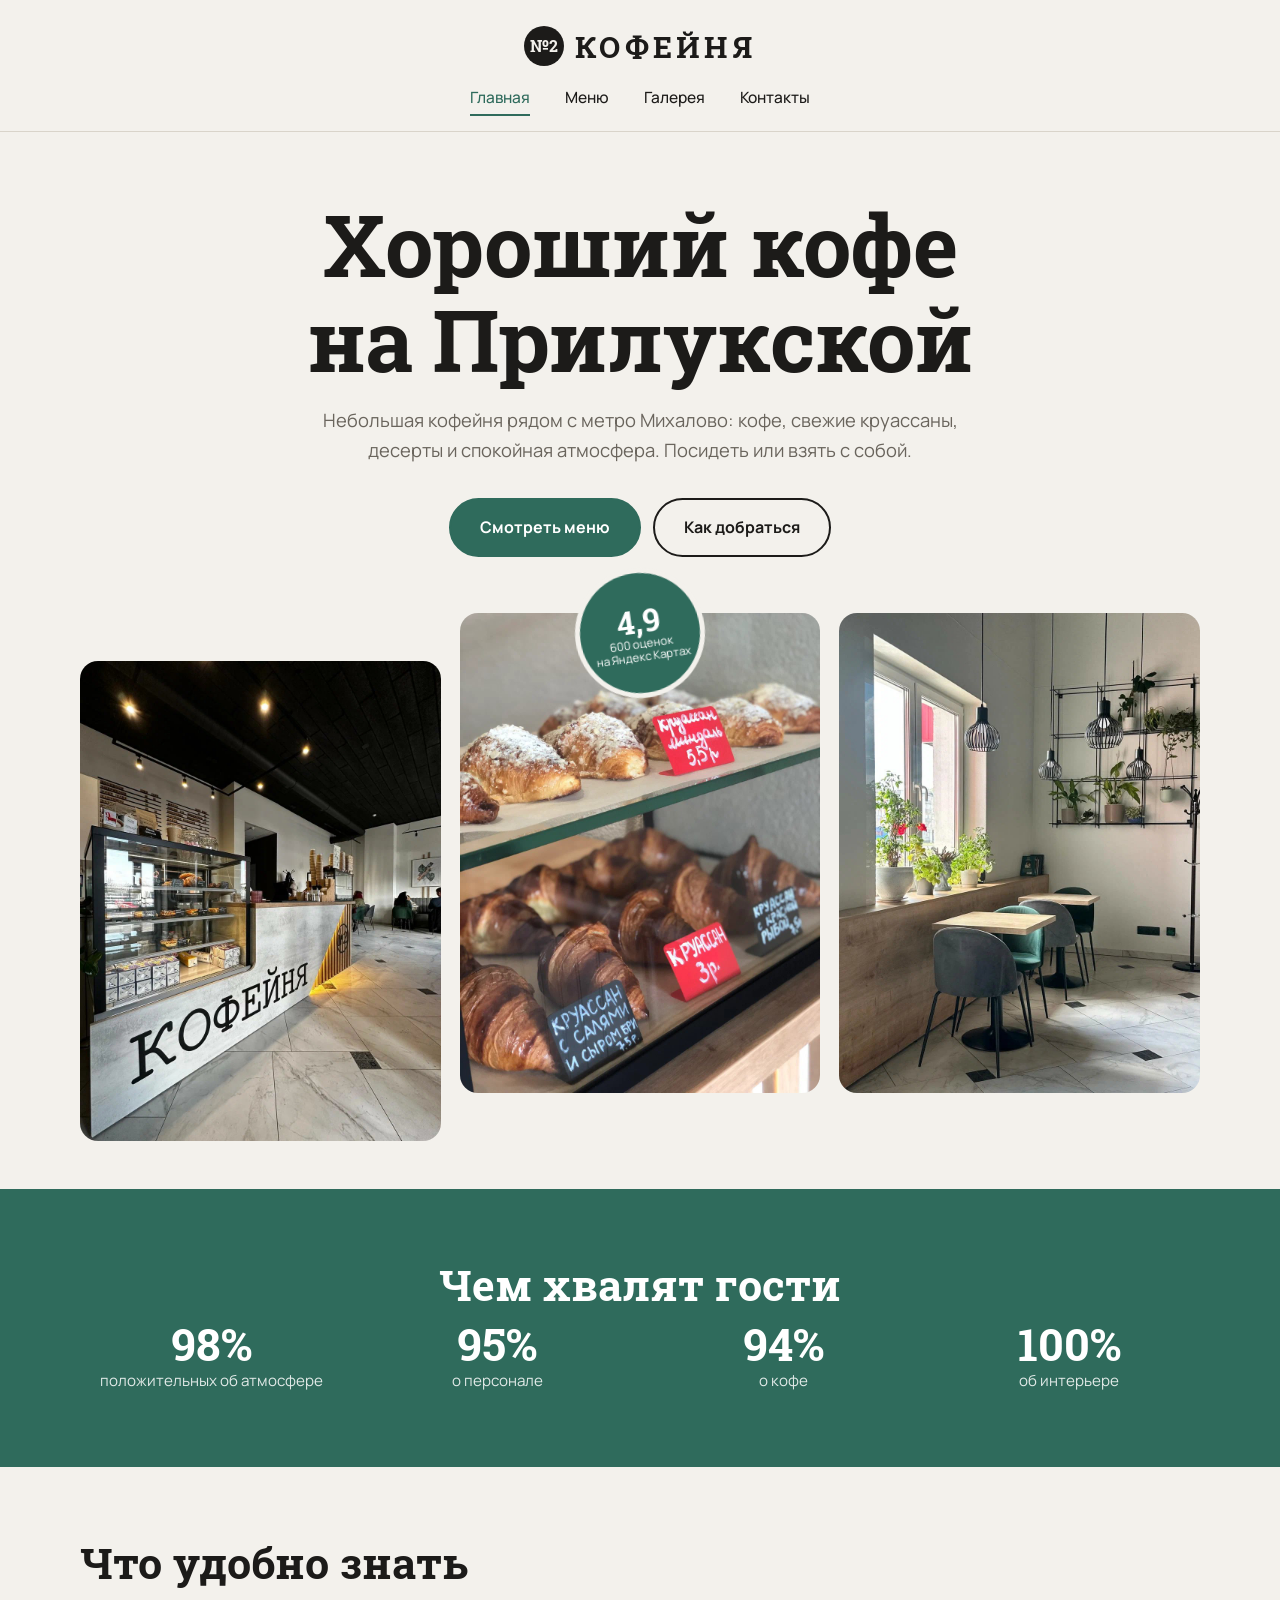
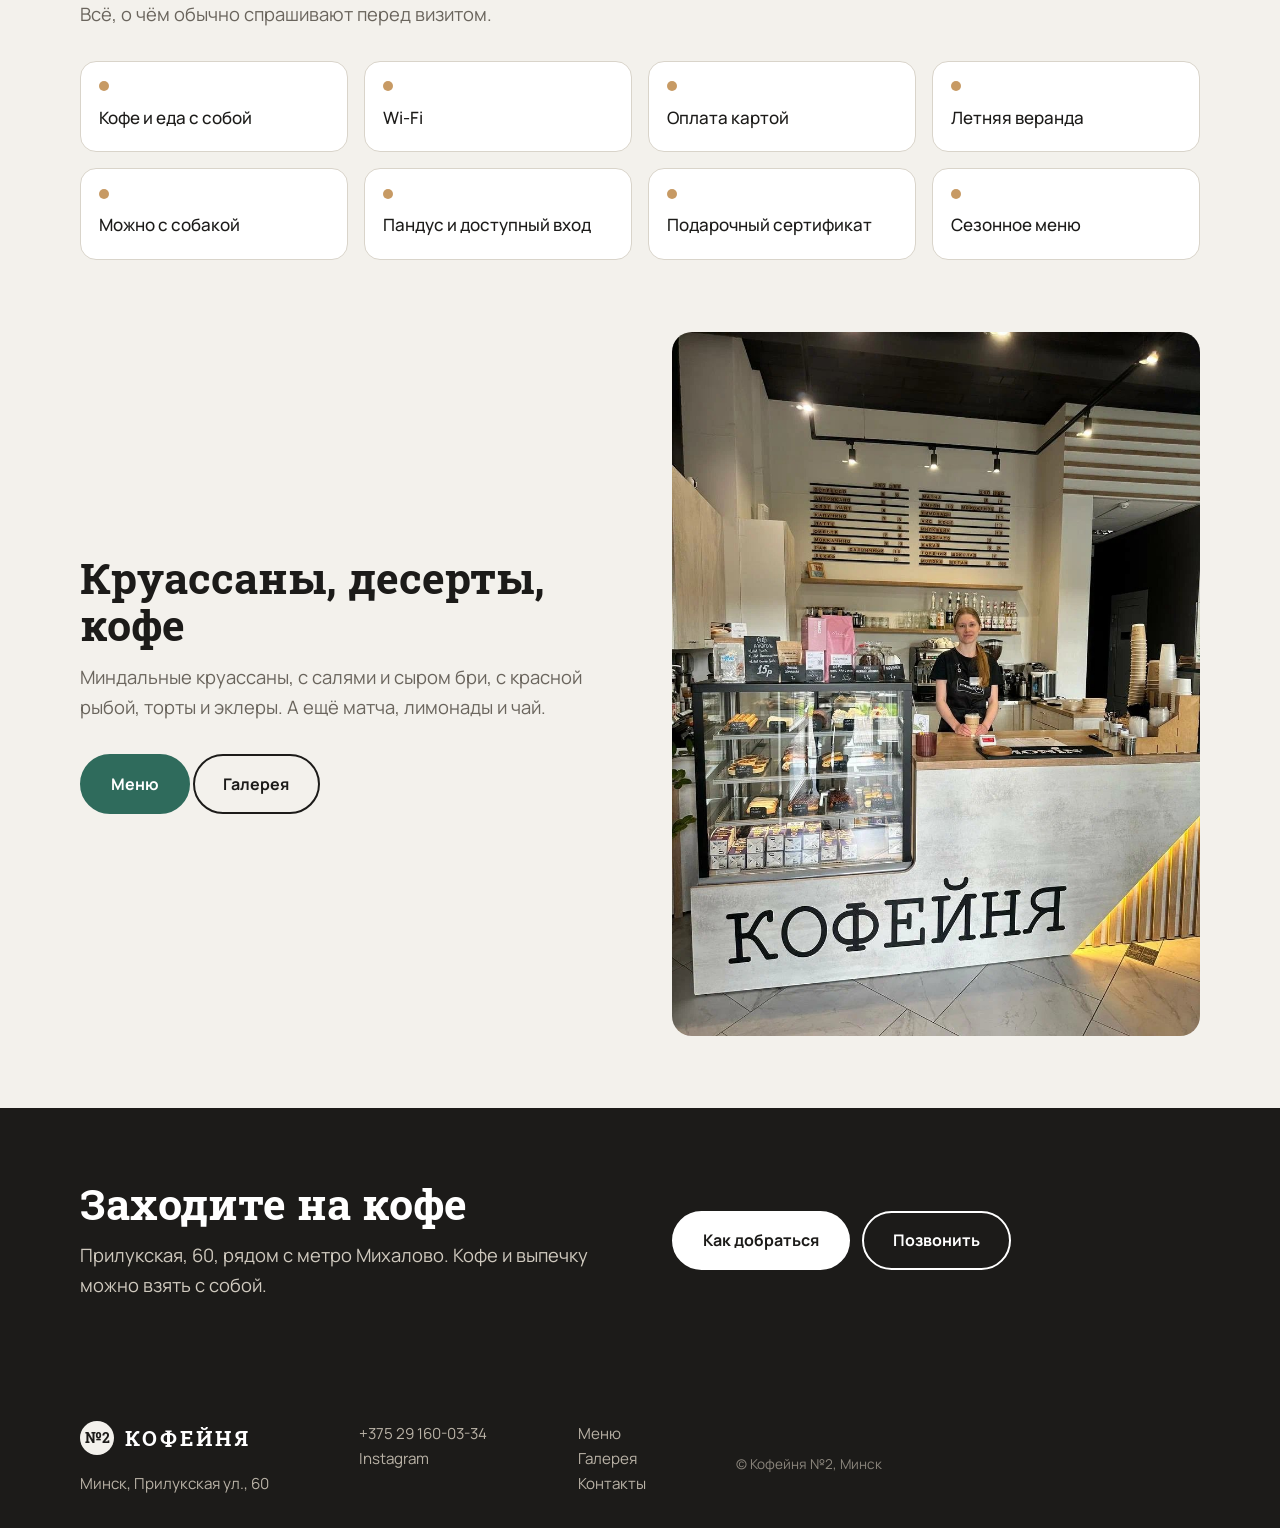
<file: index.html>
<!DOCTYPE html>
<html lang="ru"><head>
<meta charset="utf-8"><meta name="viewport" content="width=device-width,initial-scale=1">
<title>Кофейня №2 — кофе и круассаны в Минске, Прилукская 60</title><meta name="description" content="Кофейня №2 на Прилукской, 60 в Минске: кофе, круассаны, десерты, Wi-Fi, можно с собакой. Рейтинг 4,9, 600 оценок."><meta name="theme-color" content="#f3f1ec">
<link rel="icon" href="favicon.ico" sizes="any"><link rel="icon" type="image/png" sizes="32x32" href="favicon-32.png"><link rel="icon" type="image/png" sizes="192x192" href="favicon-192.png"><link rel="apple-touch-icon" href="apple-touch-icon.png">
<link rel="preconnect" href="https://fonts.googleapis.com"><link rel="preconnect" href="https://fonts.gstatic.com" crossorigin>
<link href="https://fonts.googleapis.com/css2?family=Roboto+Slab:wght@500;700&family=Manrope:wght@400;500;700&display=swap" rel="stylesheet">
<link rel="stylesheet" href="style.css">
</head><body>
<header><div class="wrap mast">
<a class="logo" href="index.html" aria-label="Кофейня №2 — на главную"><i>№2</i><b>Кофейня</b></a>
<button class="burger" aria-label="Меню" aria-expanded="false">☰</button>
<nav><a href="index.html" aria-current="page">Главная</a><a href="menu.html">Меню</a><a href="gallery.html">Галерея</a><a href="contacts.html">Контакты</a></nav>
</div></header>
<main>
<div class="hero"><div class="wrap">
<h1>Хороший кофе на Прилукской</h1>
<p class="lead">Небольшая кофейня рядом с метро Михалово: кофе, свежие круассаны, десерты и спокойная атмосфера. Посидеть или взять с собой.</p>
<div class="row"><a class="btn" href="menu.html">Смотреть меню</a><a class="btn ghost" href="contacts.html">Как добраться</a></div>
<div class="collage">
<div class="sticker"><b>4,9</b><span>600 оценок<br>на Яндекс Картах</span></div>
<img src="images/counter.jpg" alt="Стойка кофейни с витриной выпечки" fetchpriority="high">
<img src="images/croissants.jpg" alt="Круассаны в витрине">
<img src="images/tables.jpg" alt="Зал с растениями и столиками у окна">
</div></div></div>

<section class="band"><div class="wrap"><h2>Чем хвалят гости</h2>
<div class="stats"><div><b>98%</b><span>положительных об атмосфере</span></div><div><b>95%</b><span>о персонале</span></div><div><b>94%</b><span>о кофе</span></div><div><b>100%</b><span>об интерьере</span></div></div></div></section>

<section><div class="wrap"><h2>Что удобно знать</h2>
<p class="lead">Всё, о чём обычно спрашивают перед визитом.</p>
<div class="tiles"><div class="tile">Кофе и еда с собой</div><div class="tile">Wi-Fi</div><div class="tile">Оплата картой</div><div class="tile">Летняя веранда</div><div class="tile">Можно с собакой</div><div class="tile">Пандус и доступный вход</div><div class="tile">Подарочный сертификат</div><div class="tile">Сезонное меню</div></div></div></section>

<section style="padding-top:0"><div class="wrap split">
<div><h2>Круассаны, десерты, кофе</h2>
<p class="lead">Миндальные круассаны, с салями и сыром бри, с красной рыбой, торты и эклеры. А ещё матча, лимонады и чай.</p>
<p style="margin-top:2rem"><a class="btn" href="menu.html">Меню</a> <a class="btn ghost" href="gallery.html">Галерея</a></p></div>
<div class="photo"><img src="images/barista.jpg" alt="Стойка с меню и витриной выпечки" loading="lazy"></div>
</div></section>
<section class="dark"><div class="wrap split"><div><h2>Заходите на кофе</h2><p class="lead">Прилукская, 60, рядом с метро Михалово. Кофе и выпечку можно взять с собой.</p></div><div class="row"><a class="btn" style="background:#fff;color:#1c1b19;border-color:#fff" href="contacts.html">Как добраться</a><a class="btn ghost" style="color:#fff;border-color:#fff" href="tel:+375291600334">Позвонить</a></div></div></section></main>
<footer><div class="wrap">
<div><a class="logo" href="index.html"><i>№2</i><b>Кофейня</b></a><p style="margin-top:1rem">Минск, Прилукская ул., 60</p></div>
<div><p><a href="tel:+375291600334">+375 29 160-03-34</a></p><p><a href="https://www.instagram.com/kofeynya2">Instagram</a></p></div>
<div><p><a href="menu.html">Меню</a></p><p><a href="gallery.html">Галерея</a></p><p><a href="contacts.html">Контакты</a></p></div>
<p class="small">© Кофейня №2, Минск</p>
</div></footer>
<script src="main.js"></script></body></html>
</file>
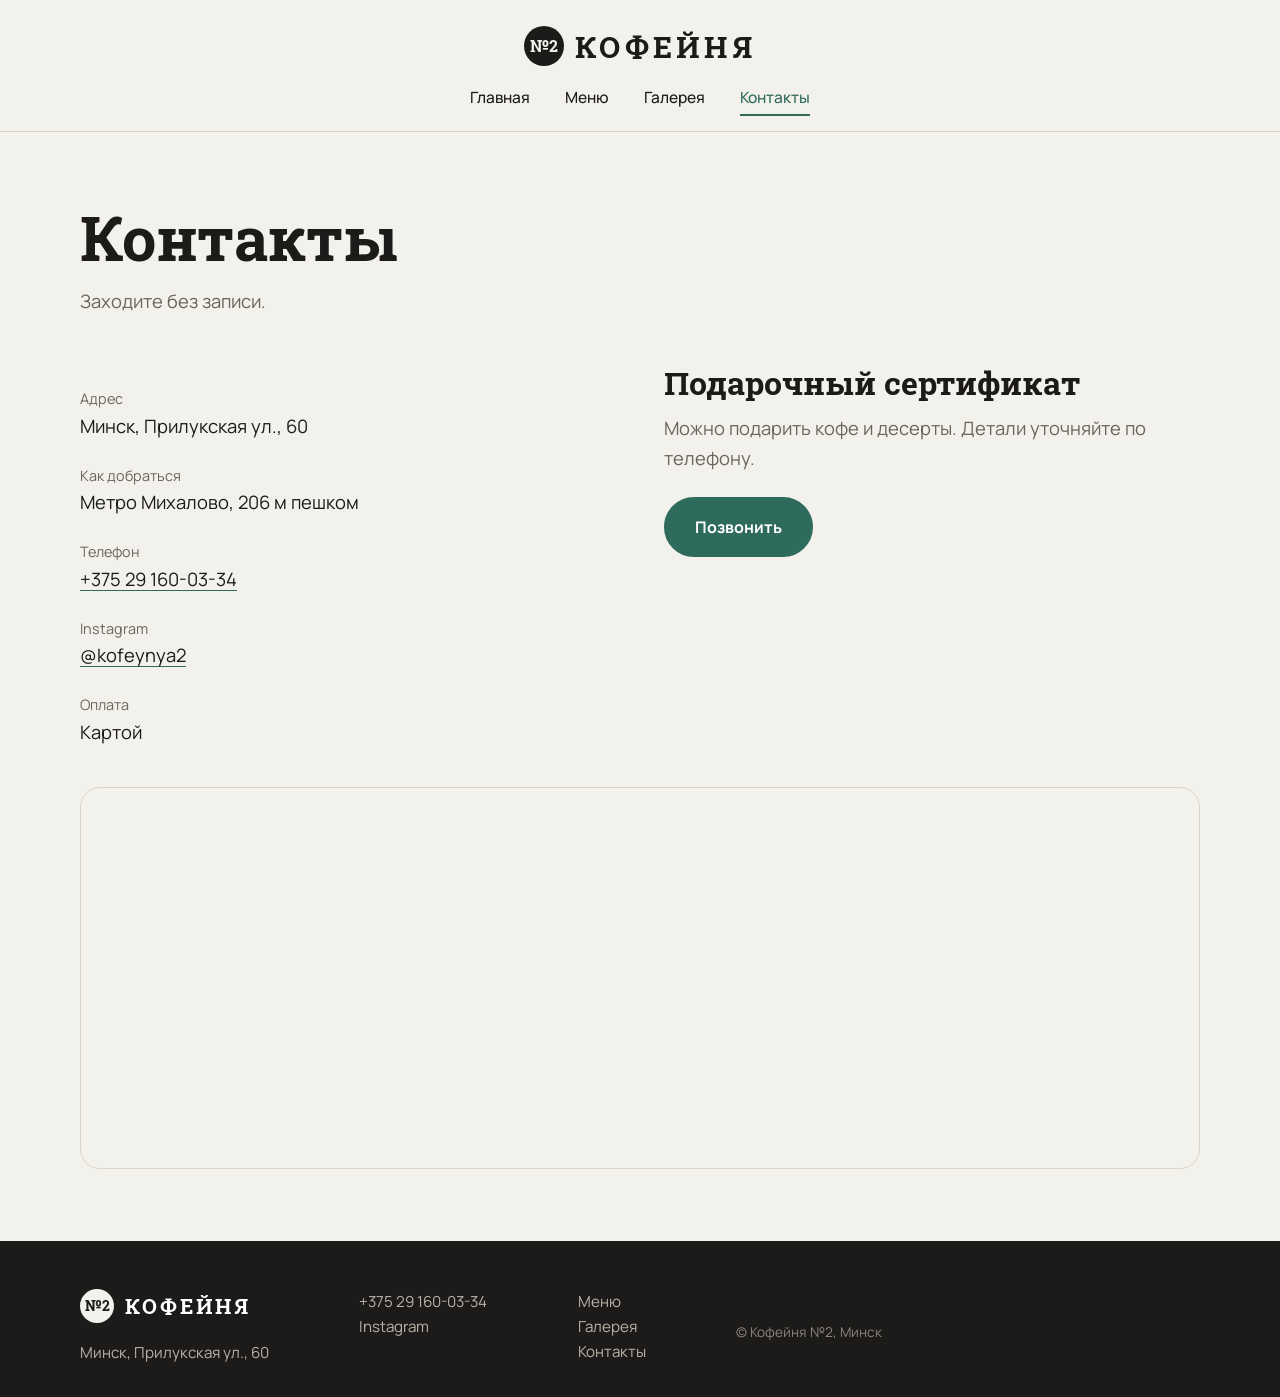
<file: contacts.html>
<!DOCTYPE html>
<html lang="ru"><head>
<meta charset="utf-8"><meta name="viewport" content="width=device-width,initial-scale=1">
<title>Контакты — Кофейня №2, Минск, Прилукская 60</title><meta name="description" content="Минск, Прилукская ул., 60. Телефон +375 29 160-03-34. Метро Михалово."><meta name="theme-color" content="#f3f1ec">
<link rel="icon" href="favicon.ico" sizes="any"><link rel="icon" type="image/png" sizes="32x32" href="favicon-32.png"><link rel="icon" type="image/png" sizes="192x192" href="favicon-192.png"><link rel="apple-touch-icon" href="apple-touch-icon.png">
<link rel="preconnect" href="https://fonts.googleapis.com"><link rel="preconnect" href="https://fonts.gstatic.com" crossorigin>
<link href="https://fonts.googleapis.com/css2?family=Roboto+Slab:wght@500;700&family=Manrope:wght@400;500;700&display=swap" rel="stylesheet">
<link rel="stylesheet" href="style.css">
</head><body>
<header><div class="wrap mast">
<a class="logo" href="index.html" aria-label="Кофейня №2 — на главную"><i>№2</i><b>Кофейня</b></a>
<button class="burger" aria-label="Меню" aria-expanded="false">☰</button>
<nav><a href="index.html">Главная</a><a href="menu.html">Меню</a><a href="gallery.html">Галерея</a><a href="contacts.html" aria-current="page">Контакты</a></nav>
</div></header>
<main>
<section style="padding-bottom:1rem"><div class="wrap"><h1 style="font-size:clamp(2.3rem,6vw,3.8rem)">Контакты</h1>
<p class="lead" style="margin-top:1rem">Заходите без записи.</p></div></section>
<section style="padding-top:2rem"><div class="wrap"><div class="cards">
<div><dl>
<dt>Адрес</dt><dd>Минск, Прилукская ул., 60</dd>
<dt>Как добраться</dt><dd>Метро Михалово, 206 м пешком</dd>
<dt>Телефон</dt><dd><a href="tel:+375291600334">+375 29 160-03-34</a></dd>
<dt>Instagram</dt><dd><a href="https://www.instagram.com/kofeynya2">@kofeynya2</a></dd>
<dt>Оплата</dt><dd>Картой</dd>
</dl></div>
<div><h2 style="font-size:2rem">Подарочный сертификат</h2><p class="lead">Можно подарить кофе и десерты. Детали уточняйте по телефону.</p>
<p style="margin-top:1.5rem"><a class="btn" href="tel:+375291600334">Позвонить</a></p></div>
</div>
<div class="map"><iframe title="Кофейня на карте" loading="lazy" src="https://yandex.by/map-widget/v1/?text=%D0%9C%D0%B8%D0%BD%D1%81%D0%BA%2C%20%D0%9F%D1%80%D0%B8%D0%BB%D1%83%D0%BA%D1%81%D0%BA%D0%B0%D1%8F%20%D1%83%D0%BB%D0%B8%D1%86%D0%B0%2C%2060&z=16"></iframe></div>
</div></section></main>
<footer><div class="wrap">
<div><a class="logo" href="index.html"><i>№2</i><b>Кофейня</b></a><p style="margin-top:1rem">Минск, Прилукская ул., 60</p></div>
<div><p><a href="tel:+375291600334">+375 29 160-03-34</a></p><p><a href="https://www.instagram.com/kofeynya2">Instagram</a></p></div>
<div><p><a href="menu.html">Меню</a></p><p><a href="gallery.html">Галерея</a></p><p><a href="contacts.html">Контакты</a></p></div>
<p class="small">© Кофейня №2, Минск</p>
</div></footer>
<script src="main.js"></script></body></html>
</file>
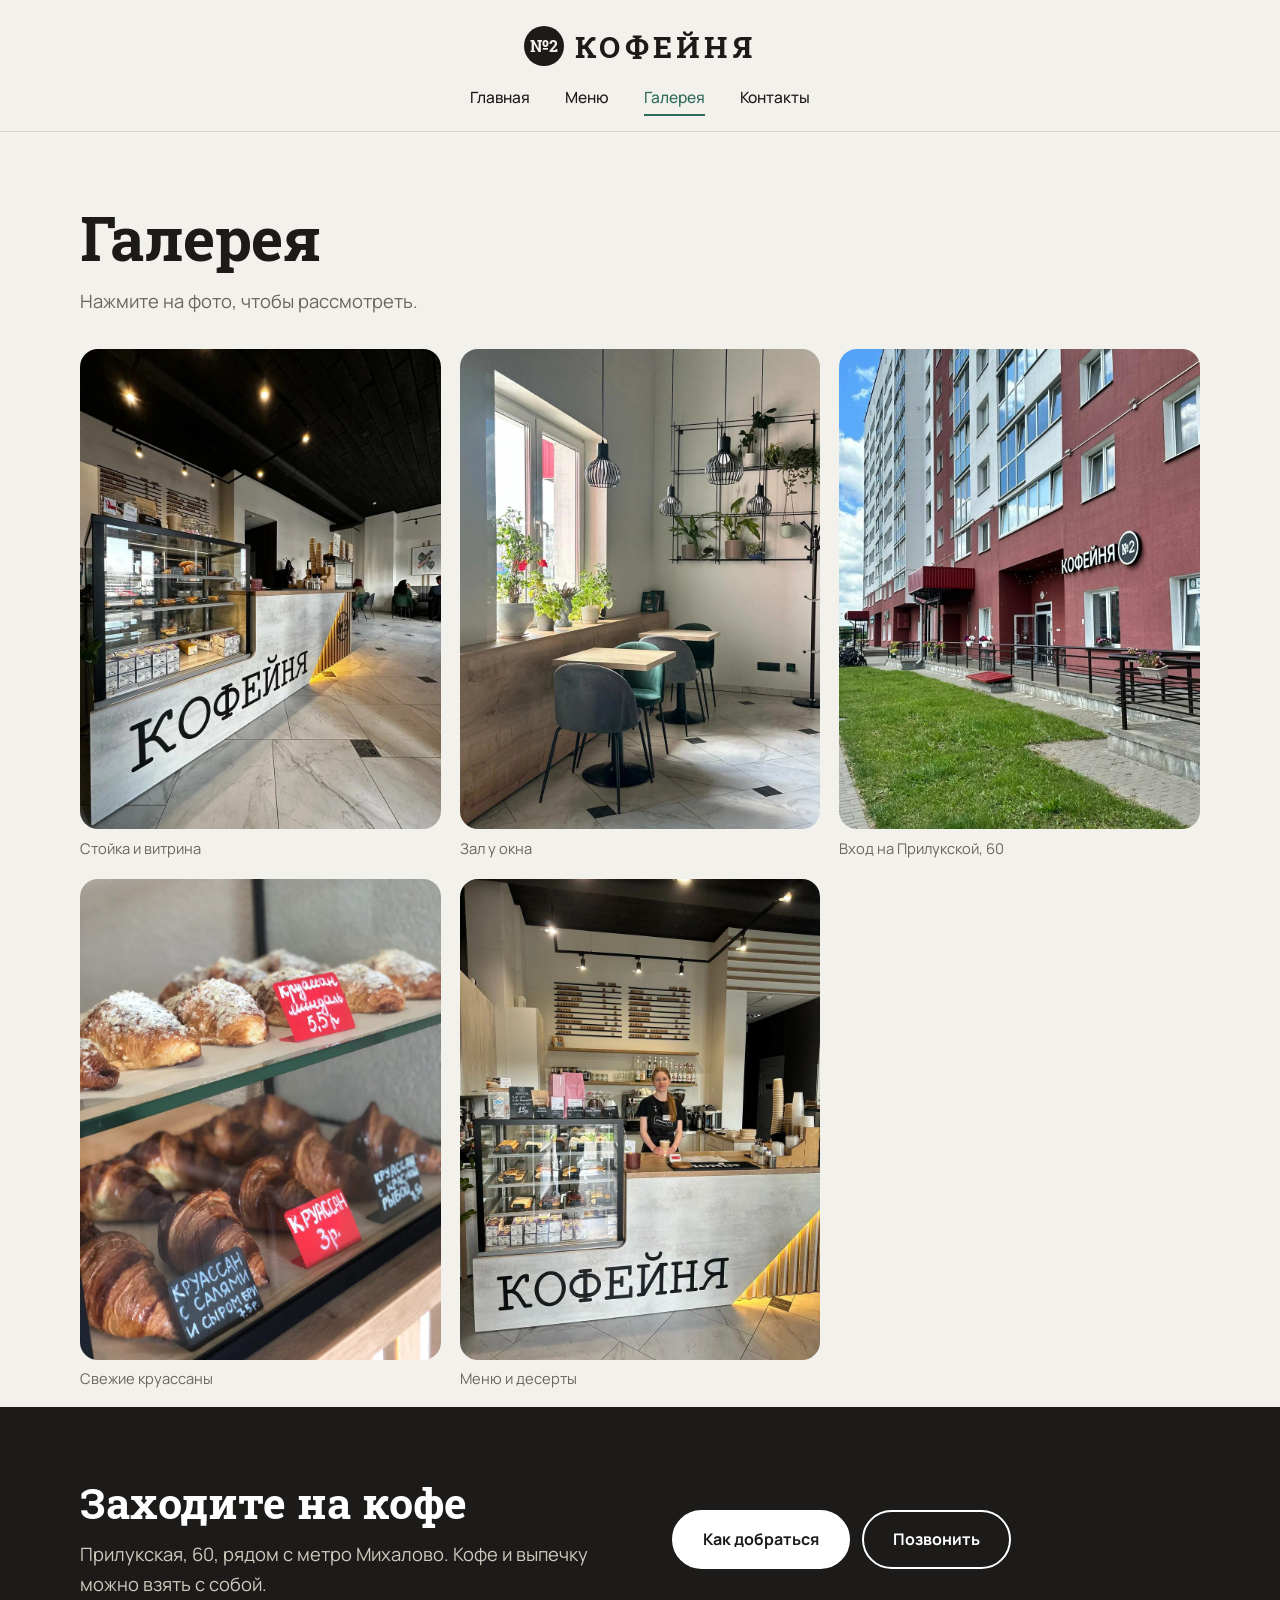
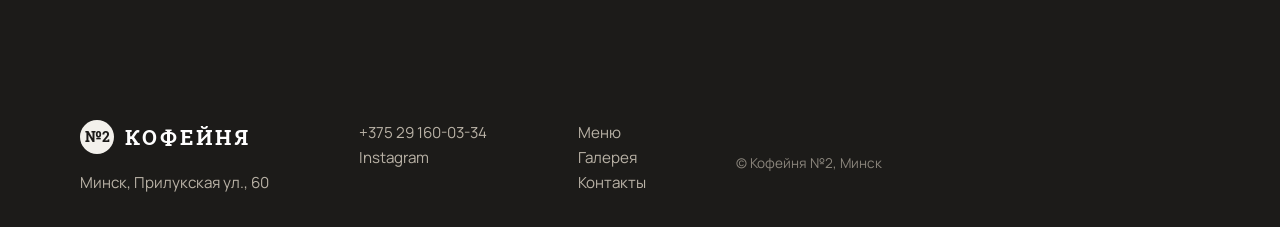
<file: gallery.html>
<!DOCTYPE html>
<html lang="ru"><head>
<meta charset="utf-8"><meta name="viewport" content="width=device-width,initial-scale=1">
<title>Галерея — Кофейня №2, Минск</title><meta name="description" content="Фото кофейни №2: зал, выпечка, стойка, вход. Минск, Прилукская 60."><meta name="theme-color" content="#f3f1ec">
<link rel="icon" href="favicon.ico" sizes="any"><link rel="icon" type="image/png" sizes="32x32" href="favicon-32.png"><link rel="icon" type="image/png" sizes="192x192" href="favicon-192.png"><link rel="apple-touch-icon" href="apple-touch-icon.png">
<link rel="preconnect" href="https://fonts.googleapis.com"><link rel="preconnect" href="https://fonts.gstatic.com" crossorigin>
<link href="https://fonts.googleapis.com/css2?family=Roboto+Slab:wght@500;700&family=Manrope:wght@400;500;700&display=swap" rel="stylesheet">
<link rel="stylesheet" href="style.css">
</head><body>
<header><div class="wrap mast">
<a class="logo" href="index.html" aria-label="Кофейня №2 — на главную"><i>№2</i><b>Кофейня</b></a>
<button class="burger" aria-label="Меню" aria-expanded="false">☰</button>
<nav><a href="index.html">Главная</a><a href="menu.html">Меню</a><a href="gallery.html" aria-current="page">Галерея</a><a href="contacts.html">Контакты</a></nav>
</div></header>
<main>
<section style="padding-bottom:1rem"><div class="wrap"><h1 style="font-size:clamp(2.3rem,6vw,3.8rem)">Галерея</h1>
<p class="lead" style="margin-top:1rem">Нажмите на фото, чтобы рассмотреть.</p>
<div class="gallery">
<figure><img src="images/counter.jpg" alt="Стойка и витрина кофейни" loading="lazy"><figcaption>Стойка и витрина</figcaption></figure>
<figure><img src="images/croissants.jpg" alt="Круассаны" loading="lazy"><figcaption>Свежие круассаны</figcaption></figure>
<figure><img src="images/tables.jpg" alt="Зал с растениями" loading="lazy"><figcaption>Зал у окна</figcaption></figure>
<figure><img src="images/barista.jpg" alt="Меню на стене и витрина" loading="lazy"><figcaption>Меню и десерты</figcaption></figure>
<figure><img src="images/facade.jpg" alt="Вход в кофейню" loading="lazy"><figcaption>Вход на Прилукской, 60</figcaption></figure>
</div></div></section>
<section class="dark"><div class="wrap split"><div><h2>Заходите на кофе</h2><p class="lead">Прилукская, 60, рядом с метро Михалово. Кофе и выпечку можно взять с собой.</p></div><div class="row"><a class="btn" style="background:#fff;color:#1c1b19;border-color:#fff" href="contacts.html">Как добраться</a><a class="btn ghost" style="color:#fff;border-color:#fff" href="tel:+375291600334">Позвонить</a></div></div></section></main>
<footer><div class="wrap">
<div><a class="logo" href="index.html"><i>№2</i><b>Кофейня</b></a><p style="margin-top:1rem">Минск, Прилукская ул., 60</p></div>
<div><p><a href="tel:+375291600334">+375 29 160-03-34</a></p><p><a href="https://www.instagram.com/kofeynya2">Instagram</a></p></div>
<div><p><a href="menu.html">Меню</a></p><p><a href="gallery.html">Галерея</a></p><p><a href="contacts.html">Контакты</a></p></div>
<p class="small">© Кофейня №2, Минск</p>
</div></footer>
<script src="main.js"></script></body></html>
</file>
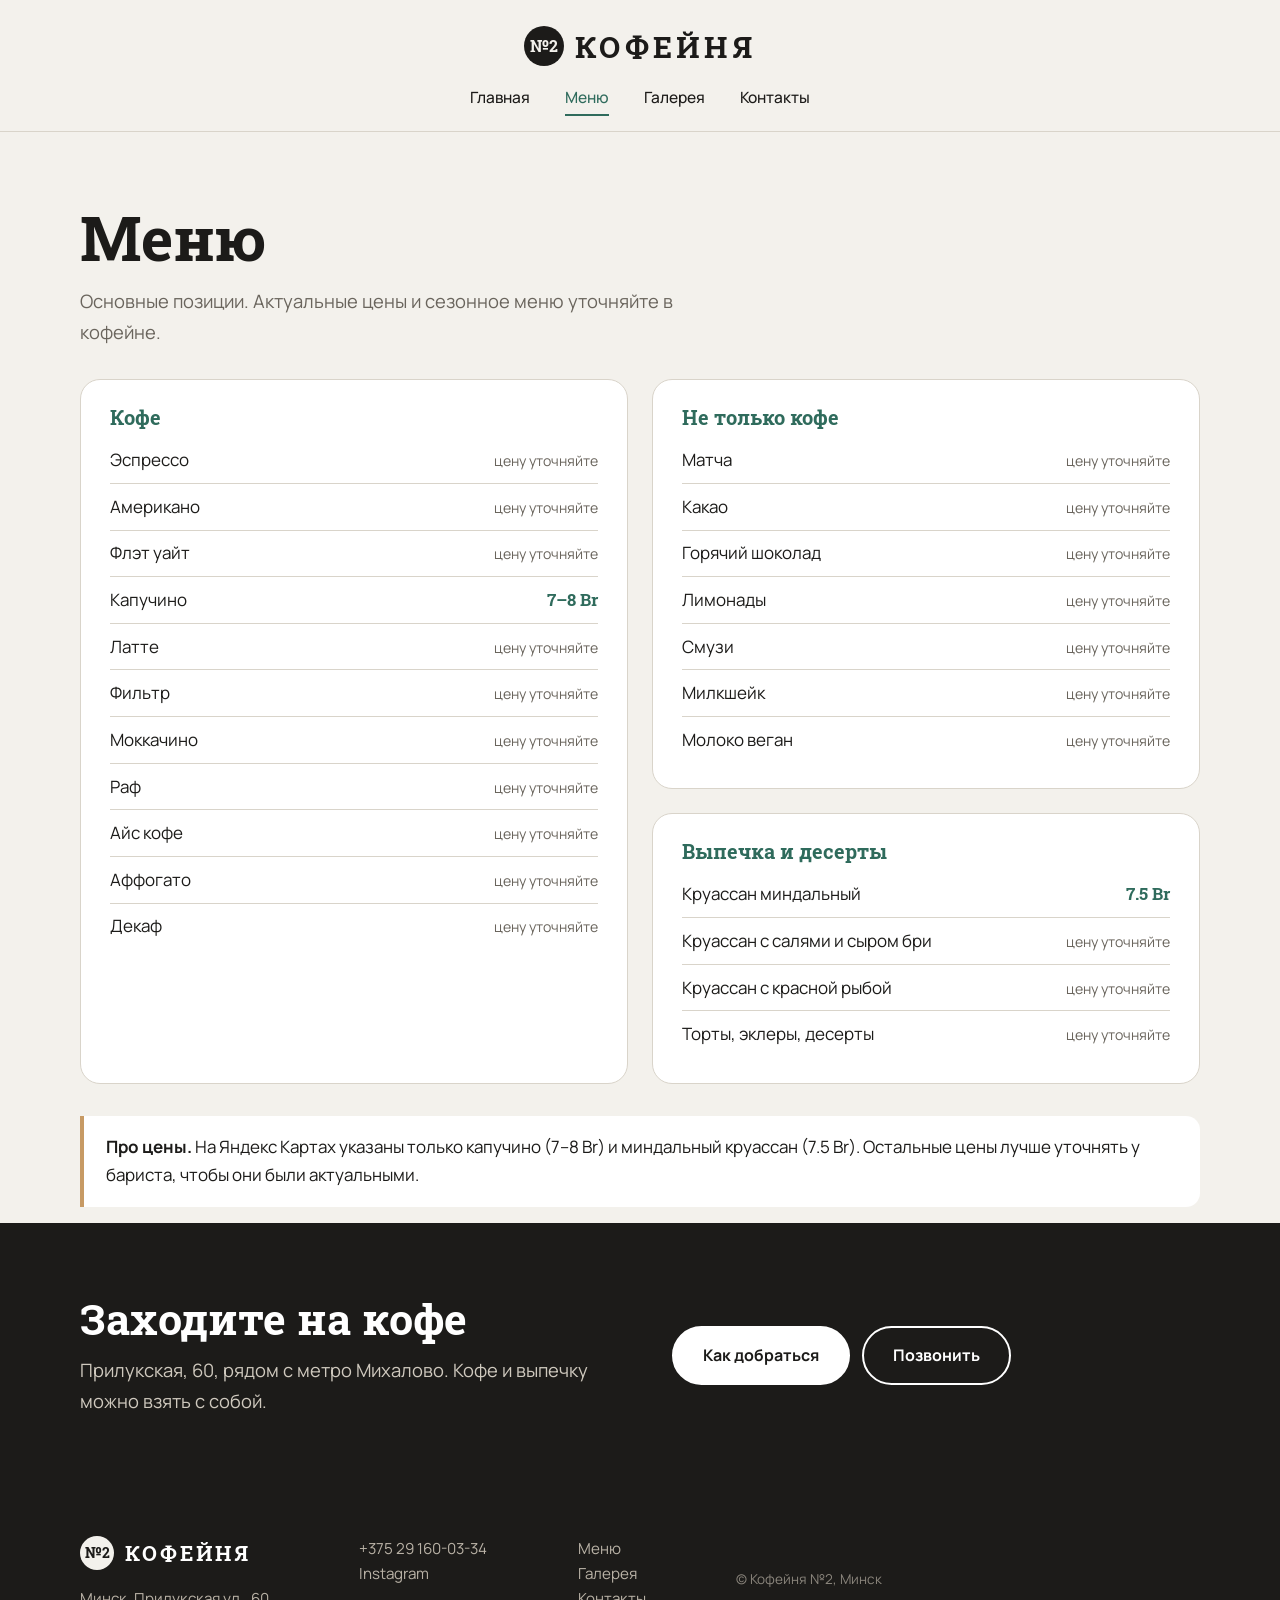
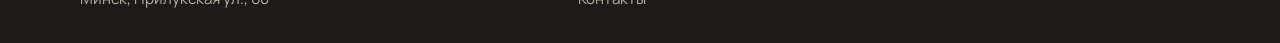
<file: menu.html>
<!DOCTYPE html>
<html lang="ru"><head>
<meta charset="utf-8"><meta name="viewport" content="width=device-width,initial-scale=1">
<title>Меню — Кофейня №2, Минск</title><meta name="description" content="Кофе, чай, матча, лимонады, круассаны и десерты. Капучино 7–8 Br, миндальный круассан 7.5 Br. Минск, Прилукская 60."><meta name="theme-color" content="#f3f1ec">
<link rel="icon" href="favicon.ico" sizes="any"><link rel="icon" type="image/png" sizes="32x32" href="favicon-32.png"><link rel="icon" type="image/png" sizes="192x192" href="favicon-192.png"><link rel="apple-touch-icon" href="apple-touch-icon.png">
<link rel="preconnect" href="https://fonts.googleapis.com"><link rel="preconnect" href="https://fonts.gstatic.com" crossorigin>
<link href="https://fonts.googleapis.com/css2?family=Roboto+Slab:wght@500;700&family=Manrope:wght@400;500;700&display=swap" rel="stylesheet">
<link rel="stylesheet" href="style.css">
</head><body>
<header><div class="wrap mast">
<a class="logo" href="index.html" aria-label="Кофейня №2 — на главную"><i>№2</i><b>Кофейня</b></a>
<button class="burger" aria-label="Меню" aria-expanded="false">☰</button>
<nav><a href="index.html">Главная</a><a href="menu.html" aria-current="page">Меню</a><a href="gallery.html">Галерея</a><a href="contacts.html">Контакты</a></nav>
</div></header>
<main>
<section style="padding-bottom:1rem"><div class="wrap"><h1 style="font-size:clamp(2.3rem,6vw,3.8rem)">Меню</h1>
<p class="lead" style="margin-top:1rem">Основные позиции. Актуальные цены и сезонное меню уточняйте в кофейне.</p>
<div class="menu">
<div class="card"><h3>Кофе</h3><ul><li><span>Эспрессо</span><span class="pr ask">цену уточняйте</span></li><li><span>Американо</span><span class="pr ask">цену уточняйте</span></li><li><span>Флэт уайт</span><span class="pr ask">цену уточняйте</span></li><li><span>Капучино</span><span class="pr">7–8 Br</span></li><li><span>Латте</span><span class="pr ask">цену уточняйте</span></li><li><span>Фильтр</span><span class="pr ask">цену уточняйте</span></li><li><span>Моккачино</span><span class="pr ask">цену уточняйте</span></li><li><span>Раф</span><span class="pr ask">цену уточняйте</span></li><li><span>Айс кофе</span><span class="pr ask">цену уточняйте</span></li><li><span>Аффогато</span><span class="pr ask">цену уточняйте</span></li><li><span>Декаф</span><span class="pr ask">цену уточняйте</span></li></ul></div>
<div><div class="card"><h3>Не только кофе</h3><ul><li><span>Матча</span><span class="pr ask">цену уточняйте</span></li><li><span>Какао</span><span class="pr ask">цену уточняйте</span></li><li><span>Горячий шоколад</span><span class="pr ask">цену уточняйте</span></li><li><span>Лимонады</span><span class="pr ask">цену уточняйте</span></li><li><span>Смузи</span><span class="pr ask">цену уточняйте</span></li><li><span>Милкшейк</span><span class="pr ask">цену уточняйте</span></li><li><span>Молоко веган</span><span class="pr ask">цену уточняйте</span></li></ul></div>
<div class="card" style="margin-top:1.5rem"><h3>Выпечка и десерты</h3><ul><li><span>Круассан миндальный</span><span class="pr">7.5 Br</span></li><li><span>Круассан с салями и сыром бри</span><span class="pr ask">цену уточняйте</span></li><li><span>Круассан с красной рыбой</span><span class="pr ask">цену уточняйте</span></li><li><span>Торты, эклеры, десерты</span><span class="pr ask">цену уточняйте</span></li></ul></div></div>
</div>
<div class="note"><strong>Про цены.</strong> На Яндекс Картах указаны только капучино (7–8 Br) и миндальный круассан (7.5 Br). Остальные цены лучше уточнять у бариста, чтобы они были актуальными.</div>
</div></section>
<section class="dark"><div class="wrap split"><div><h2>Заходите на кофе</h2><p class="lead">Прилукская, 60, рядом с метро Михалово. Кофе и выпечку можно взять с собой.</p></div><div class="row"><a class="btn" style="background:#fff;color:#1c1b19;border-color:#fff" href="contacts.html">Как добраться</a><a class="btn ghost" style="color:#fff;border-color:#fff" href="tel:+375291600334">Позвонить</a></div></div></section></main>
<footer><div class="wrap">
<div><a class="logo" href="index.html"><i>№2</i><b>Кофейня</b></a><p style="margin-top:1rem">Минск, Прилукская ул., 60</p></div>
<div><p><a href="tel:+375291600334">+375 29 160-03-34</a></p><p><a href="https://www.instagram.com/kofeynya2">Instagram</a></p></div>
<div><p><a href="menu.html">Меню</a></p><p><a href="gallery.html">Галерея</a></p><p><a href="contacts.html">Контакты</a></p></div>
<p class="small">© Кофейня №2, Минск</p>
</div></footer>
<script src="main.js"></script></body></html>
</file>
<file: style.css>
:root{--paper:#f3f1ec;--ink:#1c1b19;--green:#2f6b5c;--green-d:#214d42;--wood:#c79a64;--line:#d9d4ca;--mute:#6a655d;--white:#fff;
--slab:'Roboto Slab',Georgia,serif;--sans:'Manrope',system-ui,sans-serif}
*{box-sizing:border-box;margin:0;padding:0}
html{scroll-behavior:smooth}
body{font-family:var(--sans);background:var(--paper);color:var(--ink);line-height:1.65;font-size:17px;-webkit-font-smoothing:antialiased}
img{max-width:100%;display:block}a{color:inherit}
:focus-visible{outline:2px solid var(--green);outline-offset:3px}
.wrap{width:min(1120px,92%);margin:0 auto}
h1,h2,h3{font-family:var(--slab);font-weight:700;line-height:1.1}
h1{font-size:clamp(2.5rem,7vw,5.4rem);letter-spacing:-.01em}
h2{font-size:clamp(1.8rem,4vw,2.7rem);margin-bottom:.8rem}
h3{font-size:1.25rem}
p{max-width:58ch}.lead{font-size:1.15rem;color:var(--mute)}

/* шапка-«вывеска» по центру */
header{border-bottom:1px solid var(--line);background:var(--paper);position:relative}
.mast{display:flex;flex-direction:column;align-items:center;padding:1.3rem 0 .9rem;gap:.7rem}
.logo{display:flex;align-items:center;gap:.7rem;text-decoration:none}
.logo b{font-family:var(--slab);font-size:1.9rem;letter-spacing:.14em;text-transform:uppercase}
.logo i{font-style:normal;font-family:var(--slab);font-weight:700;font-size:1rem;width:40px;height:40px;border-radius:50%;background:var(--ink);color:var(--paper);display:grid;place-items:center}
nav{display:flex;gap:2.2rem;justify-content:center;flex-wrap:wrap}
nav a{text-decoration:none;font-size:.97rem;font-weight:500;padding:.2rem 0;border-bottom:2px solid transparent}
nav a:hover,nav a[aria-current]{border-color:var(--green);color:var(--green)}
.burger{display:none;position:absolute;right:4%;top:1.4rem;background:none;border:1px solid var(--line);border-radius:10px;width:44px;height:44px;font-size:1.2rem;cursor:pointer;color:var(--ink)}
.btn{display:inline-block;text-decoration:none;background:var(--green);color:#fff;padding:.9rem 1.8rem;border-radius:999px;font-family:inherit;font-weight:700;font-size:1rem;border:2px solid var(--green);cursor:pointer;transition:background .2s,color .2s}
.btn:hover{background:var(--ink);border-color:var(--ink)}
.btn.ghost{background:transparent;color:var(--ink);border-color:var(--ink)}
.btn.ghost:hover{background:var(--ink);color:#fff}
.row{display:flex;gap:.8rem;flex-wrap:wrap}

/* hero */
.hero{padding:4rem 0 3rem;text-align:center}
.hero h1{max-width:14ch;margin:0 auto 1.2rem}
.hero .lead{margin:0 auto 2rem}
.hero .row{justify-content:center}
.collage{display:grid;grid-template-columns:1fr 1fr 1fr;gap:1.2rem;margin-top:3.5rem;position:relative;align-items:start}
.collage img{width:100%;aspect-ratio:3/4;object-fit:cover;border-radius:18px}
.collage img:nth-child(2){margin-top:3rem}
.sticker{position:absolute;left:50%;top:-2.5rem;transform:translateX(-50%) rotate(-8deg);width:120px;height:120px;border-radius:50%;background:var(--green);color:#fff;display:grid;place-content:center;text-align:center;line-height:1.1;box-shadow:0 0 0 5px var(--paper);z-index:2;animation:rise 1s ease both}
.sticker b{font-family:var(--slab);font-size:2rem}.sticker span{font-size:.72rem}
@keyframes rise{from{opacity:0;transform:translateX(-50%) rotate(-8deg) translateY(20px)}to{opacity:1;transform:translateX(-50%) rotate(-8deg)}}

section{padding:4.5rem 0}
.band{background:var(--green);color:#fff}
.band .stats{display:grid;grid-template-columns:repeat(4,1fr);gap:1.5rem;text-align:center}
.band b{display:block;font-family:var(--slab);font-size:2.8rem;line-height:1}
.band span{font-size:.95rem;opacity:.85}
.band h2{text-align:center}

.tiles{display:grid;grid-template-columns:repeat(4,1fr);gap:1rem;margin-top:2rem}
.tile{background:var(--white);border:1px solid var(--line);border-radius:16px;padding:1.2rem 1.1rem;font-weight:500}
.tile::before{content:"";display:block;width:10px;height:10px;border-radius:50%;background:var(--wood);margin-bottom:.8rem}

.split{display:grid;grid-template-columns:1fr 1fr;gap:4rem;align-items:center}
.photo{border-radius:20px;overflow:hidden}.photo img{width:100%;height:100%;object-fit:cover}
.dark{background:var(--ink);color:#fff}.dark .lead{color:#cfc9be}

/* menu */
.menu{display:grid;grid-template-columns:1fr 1fr;gap:1.5rem;margin-top:2rem}
.card{background:var(--white);border:1px solid var(--line);border-radius:20px;padding:1.6rem 1.8rem}
.card h3{color:var(--green);margin-bottom:.6rem}
.card ul{list-style:none}
.card li{display:flex;gap:.8rem;align-items:baseline;padding:.55rem 0;border-bottom:1px solid var(--line)}
.card li:last-child{border:0}
.card li span:first-child{flex:1}
.pr{font-family:var(--slab);color:var(--green);white-space:nowrap;font-weight:700}
.ask{color:var(--mute);font-size:.88rem;font-family:var(--sans);font-weight:400}
.note{margin-top:2rem;background:var(--white);border-left:4px solid var(--wood);border-radius:0 14px 14px 0;padding:1.1rem 1.4rem}

/* gallery */
.gallery{columns:3;column-gap:1.2rem;margin-top:2rem}
.gallery figure{break-inside:avoid;margin-bottom:1.2rem;cursor:zoom-in}
.gallery img{width:100%;border-radius:18px;transition:transform .3s}
.gallery figure:hover img{transform:scale(1.02)}
.gallery figcaption{font-size:.92rem;color:var(--mute);margin-top:.4rem}
.lb{position:fixed;inset:0;background:rgba(20,19,17,.92);display:none;align-items:center;justify-content:center;z-index:50;padding:1rem;cursor:zoom-out}
.lb.open{display:flex}.lb img{max-height:92vh;max-width:92vw;border-radius:14px}

.cards{display:grid;grid-template-columns:1fr 1fr;gap:3rem}
dl dt{font-size:.9rem;color:var(--mute);margin-top:1.4rem}
dl dd{font-size:1.15rem}dl a{text-decoration-color:var(--green);text-underline-offset:4px}
.map{border-radius:20px;overflow:hidden;border:1px solid var(--line);margin-top:2.5rem}
.map iframe{width:100%;height:380px;border:0;display:block}

footer{background:var(--ink);color:#b9b2a6;padding:3rem 0 2rem;font-size:.95rem}
footer .wrap{display:flex;justify-content:space-between;gap:2rem;flex-wrap:wrap}
footer a{text-decoration:none}footer a:hover{color:#fff}
footer .logo b{color:#fff;font-size:1.3rem}footer .logo i{background:var(--paper);color:var(--ink);width:34px;height:34px;font-size:.85rem}
.small{width:100%;font-size:.85rem;opacity:.7;margin-top:2rem}

.reveal{opacity:0;transform:translateY(28px);transition:opacity .9s cubic-bezier(.22,.61,.36,1),transform .9s cubic-bezier(.22,.61,.36,1)}
.reveal.in{opacity:1;transform:none}
@media(prefers-reduced-motion:reduce){.reveal{opacity:1;transform:none;transition:none}.sticker{animation:none}html{scroll-behavior:auto}}
@media(max-width:860px){
 .split,.cards,.menu{grid-template-columns:1fr;gap:2rem}
 .band .stats{grid-template-columns:1fr 1fr}
 .tiles{grid-template-columns:1fr 1fr}
 .gallery{columns:2}
 .collage{gap:.6rem}.collage img:nth-child(2){margin-top:1.5rem}
 .sticker{width:92px;height:92px;top:-2rem}.sticker b{font-size:1.5rem}.sticker span{font-size:.62rem}
 .burger{display:block}
 .mast{align-items:flex-start;padding:1rem 4%}
 .logo b{font-size:1.4rem}
 nav{display:none;flex-direction:column;align-items:flex-start;gap:1rem;width:100%;padding:.8rem 0}
 nav.open{display:flex}
 section{padding:3.2rem 0}
}
</file>
